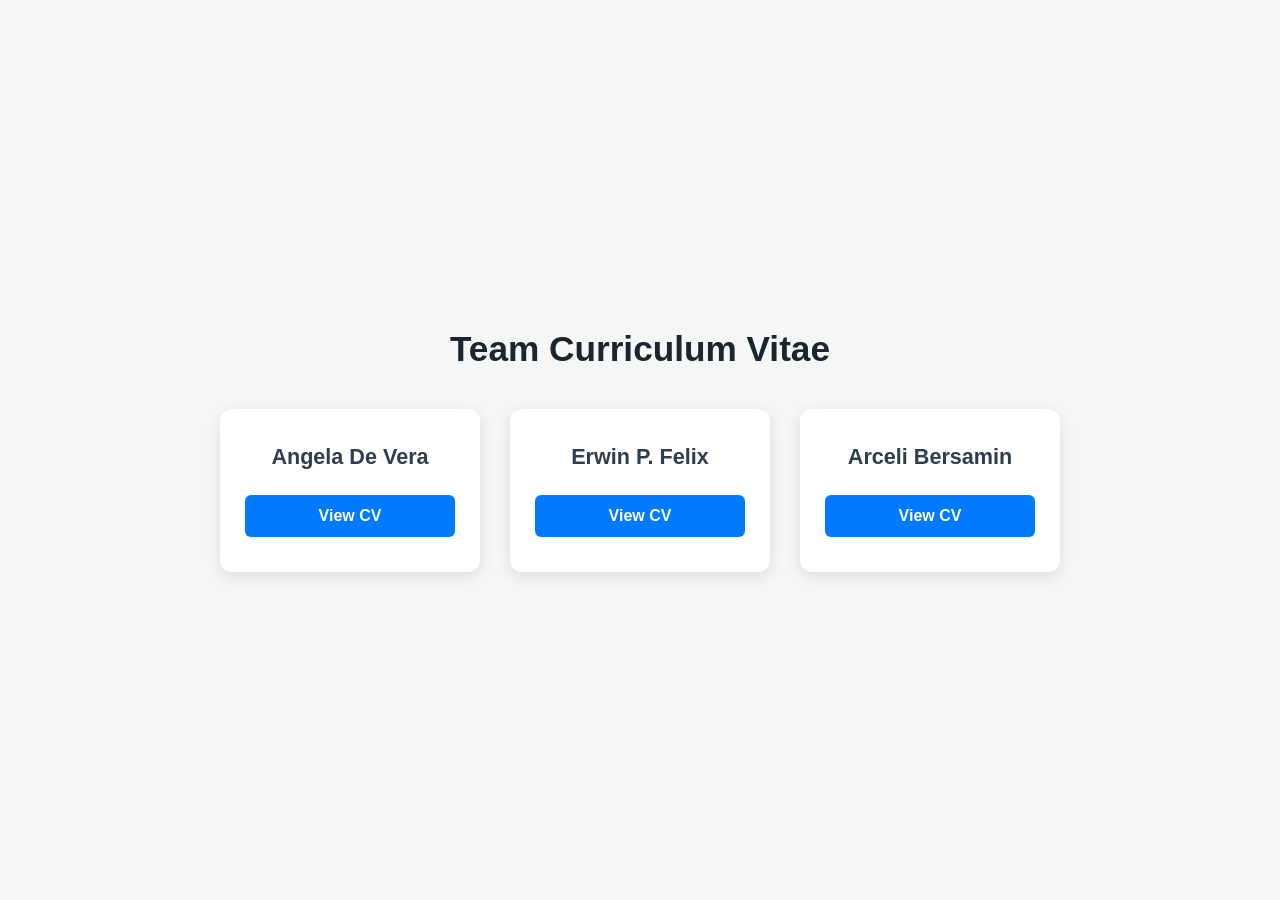
<file: index.html>
<!DOCTYPE html>
<html lang="en">
<head>
    <meta charset="UTF-8">
    <meta name="viewport" content="width=device-width, initial-scale=1.0">
    <title>Team Curriculum Vitae</title>
    <link rel="stylesheet" href="styles.css">
</head>
<body>

    <main class="container">
        <h1 class="page-title">Team Curriculum Vitae</h1>
        
        <div class="card-grid">
            

            <article class="cv-card">
                <h2>Angela De Vera</h2>
                <a href="./devera.html" class="cv-button">View CV</a>
            </article>
            
             <article class="cv-card">
                <h2>Erwin P. Felix</h2>
                <a href="./erwin.html" class="cv-button">View CV</a>
                </article>
            
            <article class="cv-card">
                <h2>Arceli Bersamin</h2>
                <a href="./bersamin.html" class="cv-button">View CV</a>
            </article>

        </div>
    </main>

</body>
</html>
</file>
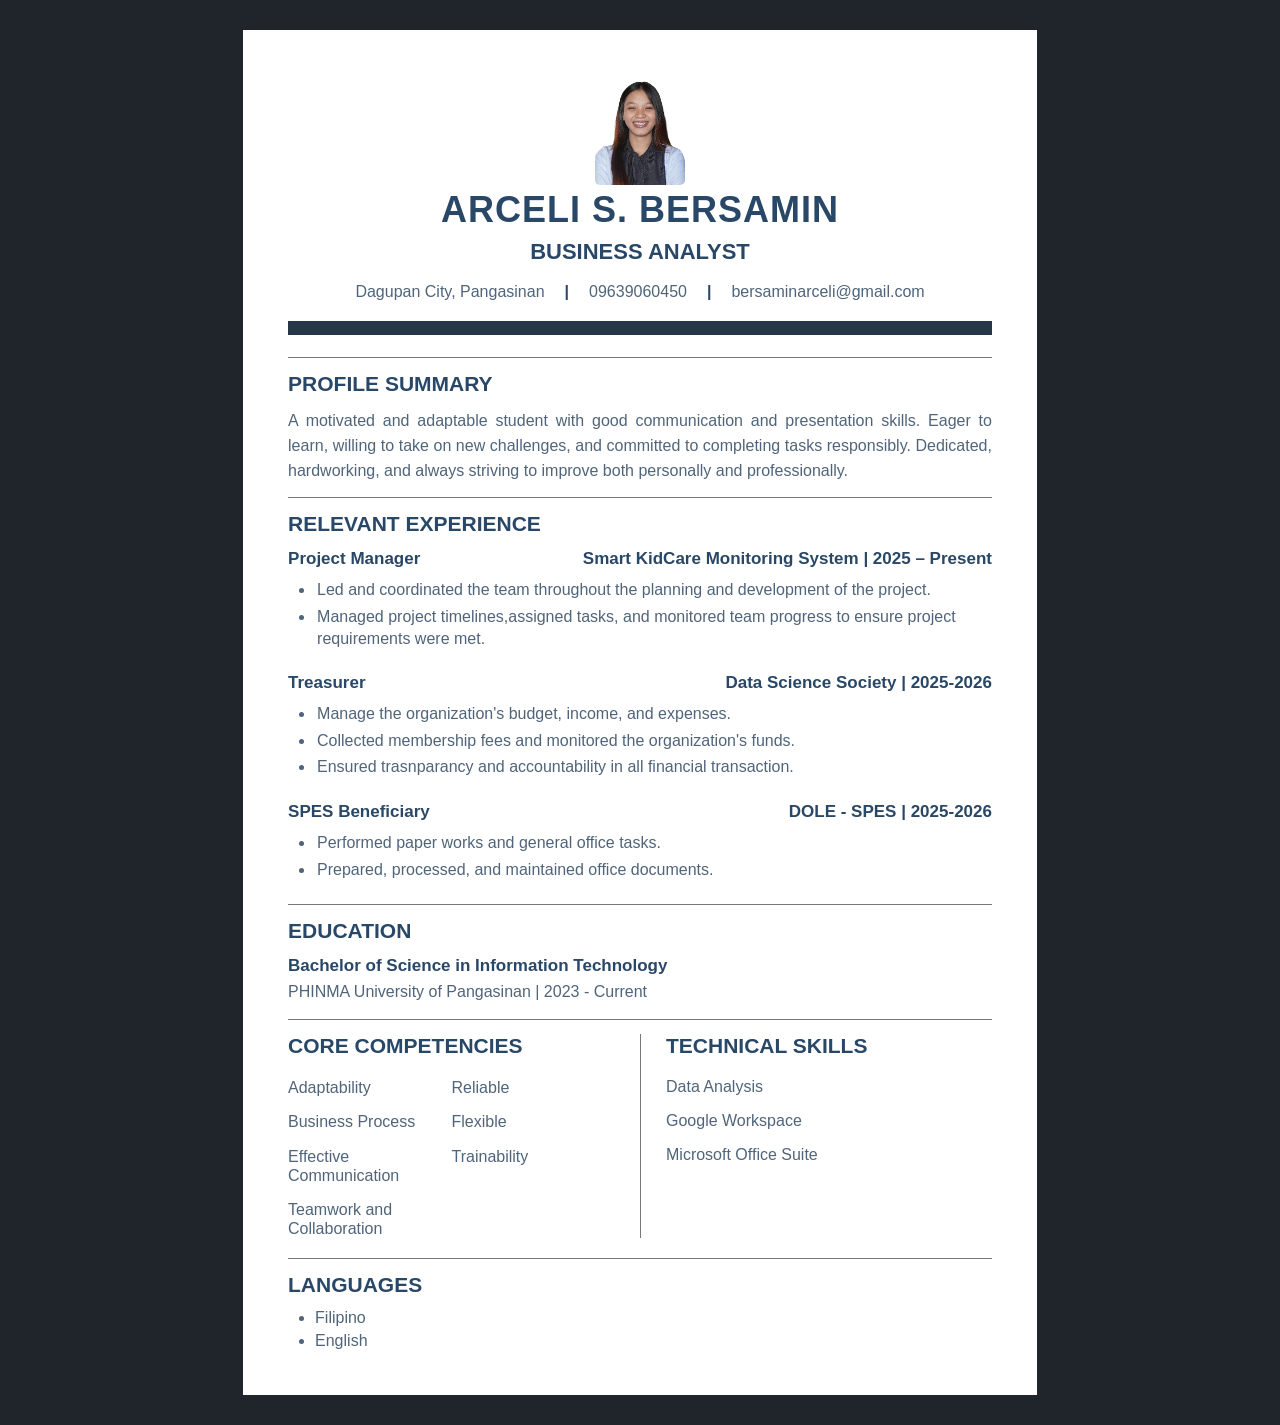
<file: bersamin.html>
<!DOCTYPE html>
<html lang="en">
<head>
    <meta charset="UTF-8">
    <meta name="viewport" content="width=device-width, initial-scale=1.0">

    <title>Arceli S. Bersamin - Curriculum Vitae</title>

    <style>


        * {
            box-sizing: border-box;
        }

        body {
            margin: 0;
            padding: 30px;
            background-color: #20252b;
            font-family: Arial, Helvetica, sans-serif;
            color: #30465e;
        }

        .cv {
            width: 8.27in;
            min-height: 11.69in;
            margin: 0 auto;
            padding: 45px 45px 40px 45px;
            background-color: white;
        }


        .header {
            text-align: center;
        }
         .profile-photo {
            width: 90px;
            height: 110px;
            object-fit:cover;
            border-radius: 5px;
        }

        .name {
            margin: 0;
            font-size: 36px;
            font-weight: 800;
            letter-spacing: 1px;
            color: #294766;
        }

        .name {
            margin: 0;
            font-size: 36px;
            font-weight: 800;
            letter-spacing: 1px;
            color: #294766;
        }

        .job-title {
            margin: 8px 0 18px 0;
            font-size: 22px;
            font-weight: bold;
            color: #294766;
        }

        .contact {
            display: flex;
            justify-content: center;
            align-items: center;
            gap: 20px;
            font-size: 16px;
            color: #50647a;
        }

        .contact .divider {
            font-weight: bold;
            color: #294766;
        }



        .header-line {
            height: 14px;
            background-color: #263847;
            margin-top: 20px;
            margin-bottom: 22px;
        }



        .section {
            border-top: 1px solid #777;
            padding-top: 14px;
            margin-top: 14px;
        }

        .section-title {
            margin: 0 0 13px 0;
            font-size: 21px;
            font-weight: 800;
            color: #294766;
        }


        .profile-text {
            margin: 0;
            font-size: 16px;
            line-height: 1.55;
            text-align: justify;
            color: #50647a;
        }



        .experience {
            margin-bottom: 24px;
        }

        .experience-header {
            display: flex;
            justify-content: space-between;
            align-items: baseline;
            margin-bottom: 10px;
        }

        .position {
            font-size: 17px;
            font-weight: bold;
            color: #294766;
        }

        .company {
            font-size: 17px;
            font-weight: bold;
            color: #294766;
            text-align: right;
        }

        .experience ul {
            margin: 0;
            padding-left: 27px;
        }

        .experience li {
            margin-bottom: 5px;
            padding-left: 2px;
            font-size: 16px;
            line-height: 1.35;
            color: #50647a;
        }



        .education-title {
            margin-bottom: 7px;
            font-size: 17px;
            font-weight: bold;
            color: #294766;
        }

        .education-details {
            font-size: 16px;
            color: #50647a;
        }



        .two-columns {
            display: grid;
            grid-template-columns: 1fr 1fr;
            margin-top: 18px;
            padding-top: 14px;
            border-top: 1px solid #777;
        }

        .column {
            padding-right: 25px;
        }

        .column + .column {
            padding-left: 25px;
            padding-right: 0;
            border-left: 1px solid #777;
        }

        .column-title {
            margin: 0 0 20px 0;
            font-size: 21px;
            font-weight: 800;
            color: #294766;
        }



        .competencies {
            display: grid;
            grid-template-columns: 1fr 1fr;
            row-gap: 15px;
            font-size: 16px;
            color: #50647a;
        }

        .competencies div {
            line-height: 1.2;
        }



        .technical-skills {
            display: flex;
            flex-direction: column;
            gap: 16px;
            font-size: 16px;
            color: #50647a;
        }



        .languages {
            margin-top: 20px;
            padding-top: 14px;
            border-top: 1px solid #777;
        }

        .languages-title {
            margin: 0 0 12px 0;
            font-size: 21px;
            font-weight: 800;
            color: #294766;
        }

        .languages ul {
            margin: 0;
            padding-left: 27px;
        }

        .languages li {
            margin-bottom: 5px;
            font-size: 16px;
            color: #50647a;
        }



        @media print {

            body {
                margin: 0;
                padding: 0;
                background-color: white;
            }

            .cv {
                width: 8.27in;
                min-height: 11.69in;
                margin: 0;
                padding: 45px 45px 40px 45px;
                box-shadow: none;
            }

            @page {
                size: A4;
                margin: 0;
            }
        }



        @media screen and (max-width: 800px) {

            body {
                padding: 10px;
            }

            .cv {
                width: 100%;
                min-height: auto;
                padding: 30px 25px;
            }

            .name {
                font-size: 28px;
            }

            .job-title {
                font-size: 18px;
            }

            .contact {
                flex-direction: column;
                gap: 5px;
            }

            .contact .divider {
                display: none;
            }

            .experience-header {
                flex-direction: column;
                gap: 5px;
            }

            .company {
                text-align: left;
            }

            .two-columns {
                grid-template-columns: 1fr;
            }

            .column {
                padding-right: 0;
            }

            .column + .column {
                margin-top: 25px;
                padding-top: 20px;
                padding-left: 0;
                border-left: none;
                border-top: 1px solid #777;
            }
        }

    </style>
</head>


<body>


    <div class="cv">

        <header class="header">

            <img
                src="cv photo.png"
                alt="Arceli S. Bersamin"
                class="profile-photo"
            >
            
            <h1 class="name">
                ARCELI S. BERSAMIN
            </h1>

            <h2 class="job-title">
                BUSINESS ANALYST
            </h2>

            <div class="contact">

                <span>
                    Dagupan City, Pangasinan
                </span>

                <span class="divider">
                    |
                </span>

                <span>
                    09639060450
                </span>

                <span class="divider">
                    |
                </span>

                <span>
                    bersaminarceli@gmail.com
                </span>

            </div>

        </header>


        <!-- THICK DARK LINE -->

        <div class="header-line"></div>



        <section class="section">

            <h2 class="section-title">
                PROFILE SUMMARY
            </h2>

            <p class="profile-text">
                A motivated and adaptable student with good communication and
                presentation skills. Eager to learn, willing to take on new
                challenges, and committed to completing tasks responsibly.
                Dedicated, hardworking, and always striving to improve both
                personally and professionally.
            </p>

        </section>


        <section class="section">

            <h2 class="section-title">
                RELEVANT EXPERIENCE
            </h2>


            <!-- SMART KIDCARE EXPERIENCE -->

            <div class="experience">

                <div class="experience-header">

                    <span class="position">
                        Project Manager
                    </span>

                    <span class="company">
                        Smart KidCare Monitoring System | 2025 – Present
                    </span>

                </div>

                <ul>

                    <li>
                        Led and coordinated the team throughout the planning and development of the project.
                    </li>
                    

                    <li>
                        Managed project timelines,assigned tasks, and monitored team progress to ensure project requirements were met.
                    </li>

                </ul>

            </div>



            <div class="experience">

                <div class="experience-header">

                    <span class="position">
                        Treasurer
                    </span>

                    <span class="company">
                        Data Science Society | 2025-2026
                    </span>

                </div>

                <ul>

                    <li>
                        Manage the organization's budget, income, and expenses.
                
                    </li>

                    <li>
                        Collected membership fees and monitored the organization's funds.
                
                    </li>

                    <li>
                        Ensured trasnparancy and accountability in all financial transaction.
                
                    </li>

                </ul>

            </div>

            <div class="experience">
                <div class="experience-header">

                    <span class="position">
                        SPES Beneficiary 
                    </span>

                    <span class="company">
                        DOLE - SPES | 2025-2026
                    </span>
                </div>

                <ul>
                    <li>
                        Performed paper works and general office tasks.
                    </li>
                    
                    <li>
                        Prepared, processed, and maintained office documents.
                    </li>
                    
                </ul>
            </div>
            
        </section>


        <section class="section">

            <h2 class="section-title">
                EDUCATION
            </h2>

            <div class="education-title">
                Bachelor of Science in Information Technology
            </div>

            <div class="education-details">
                PHINMA University of Pangasinan | 2023 - Current
            </div>

        </section>


        <div class="two-columns">


            <!-- CORE COMPETENCIES -->

            <div class="column">

                <h2 class="column-title">
                    CORE COMPETENCIES
                </h2>

                <div class="competencies">

                    <div>
                        Adaptability
                    </div>

                    <div>
                        Reliable
                    </div>

                    <div>
                        Business Process
                    </div>

                    <div>
                        Flexible
                    </div>

                    <div>
                        Effective Communication
                    </div>

                    <div>
                        Trainability
                    </div>

                    <div>
                        Teamwork and Collaboration
                    </div>

                </div>

            </div>


            <!-- TECHNICAL SKILLS -->

            <div class="column">

                <h2 class="column-title">
                    TECHNICAL SKILLS
                </h2>

                <div class="technical-skills">

                    <div>
                        Data Analysis
                    </div>

                    <div>
                        Google Workspace
                    </div>

                    <div>
                        Microsoft Office Suite
                    </div>

                </div>

            </div>

        </div>



        <section class="languages">

            <h2 class="languages-title">
                LANGUAGES
            </h2>

            <ul>

                <li>
                    Filipino
                </li>

                <li>
                    English
                </li>

            </ul>

        </section>


    </div>

</body>
</html>
</file>
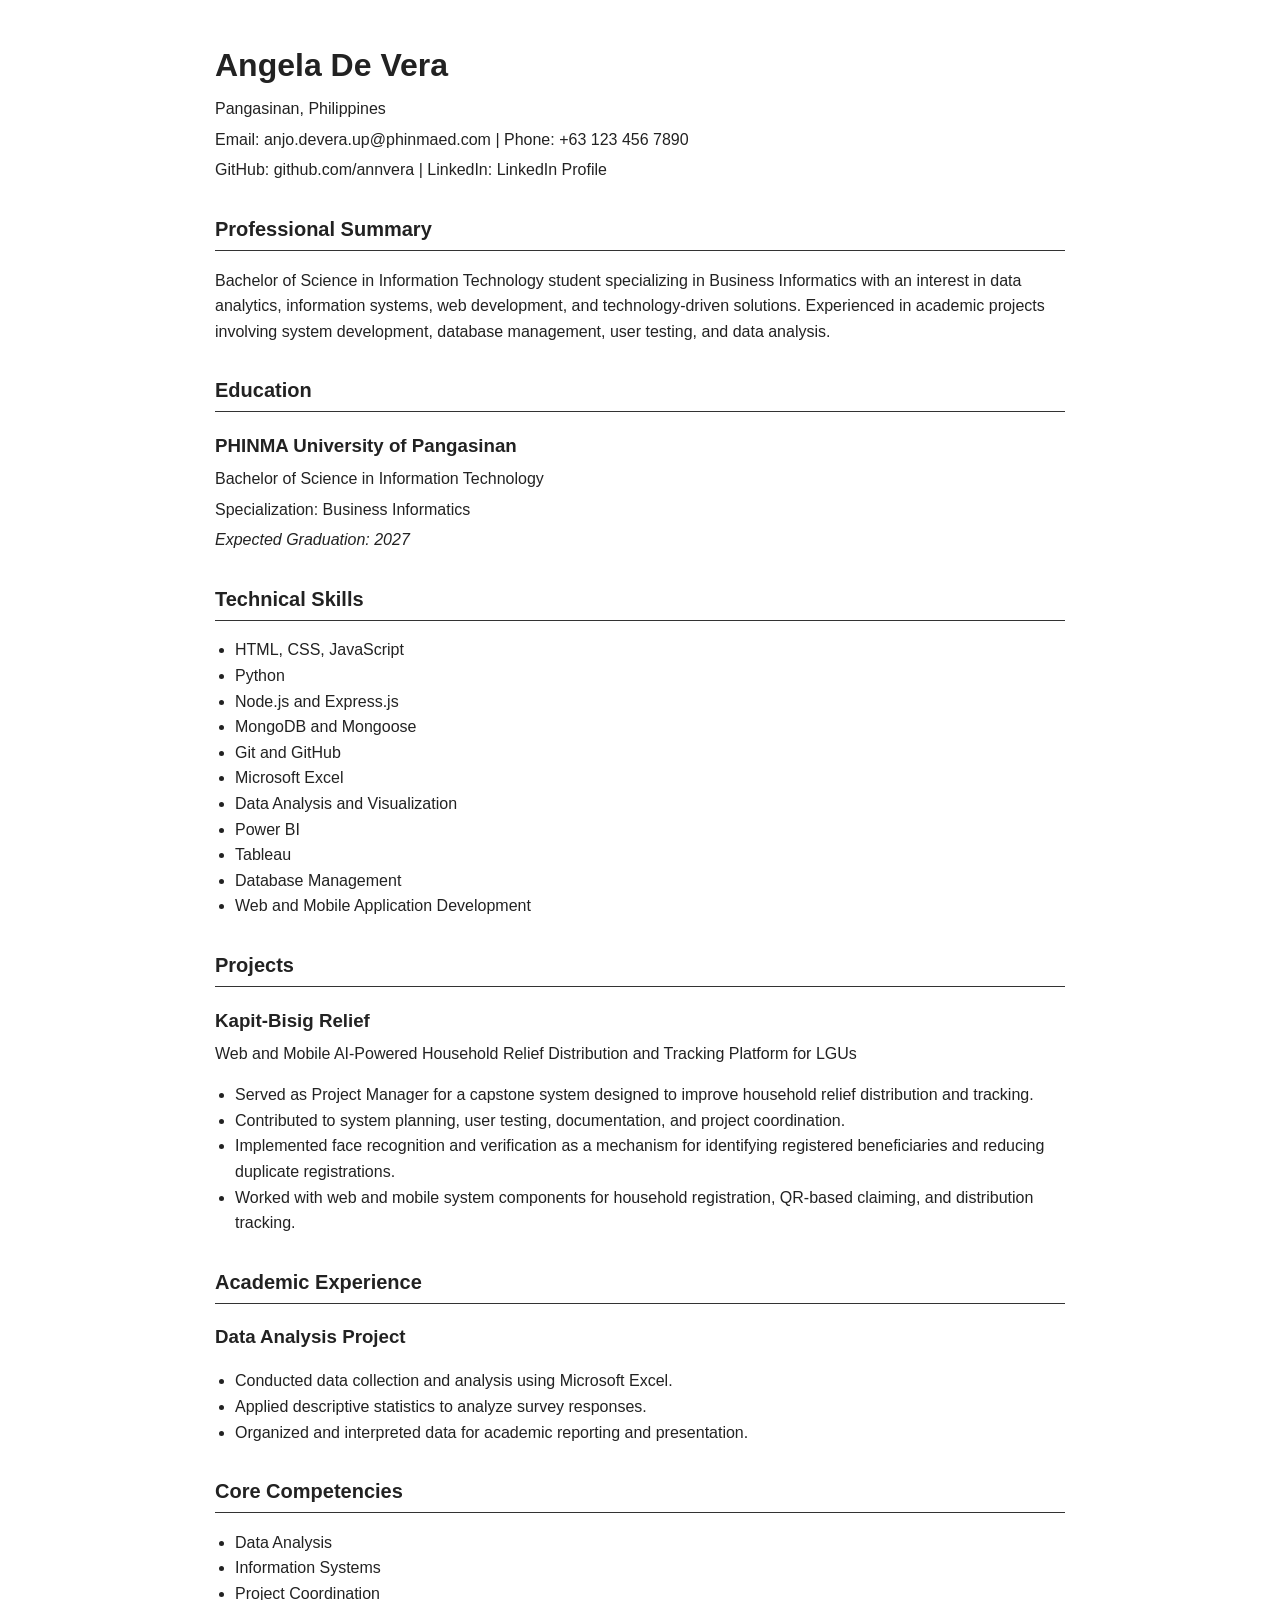
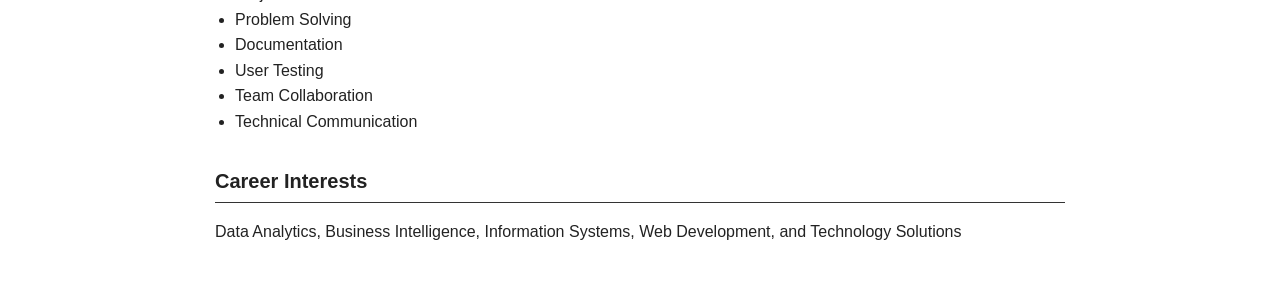
<file: devera.html>
<!DOCTYPE html>
<html lang="en">
<head>
    <meta charset="UTF-8">
    <meta name="viewport" content="width=device-width, initial-scale=1.0">

    <title>Angela Gabriele De Vera - CV</title>

    <style>
        body {
            font-family: Arial, Helvetica, sans-serif;
            line-height: 1.6;
            max-width: 850px;
            margin: 40px auto;
            padding: 0 25px;
            color: #222;
            background: #fff;
        }

        h1 {
            font-size: 32px;
            margin-bottom: 5px;
        }

        h2 {
            font-size: 20px;
            margin-top: 30px;
            padding-bottom: 5px;
            border-bottom: 1px solid #333;
        }

        h3 {
            margin-bottom: 3px;
        }

        p {
            margin: 5px 0;
        }

        ul {
            padding-left: 20px;
        }

        .contact {
            margin-bottom: 25px;
        }

        .section {
            margin-bottom: 20px;
        }

        .date {
            font-style: italic;
        }

        a {
            color: #222;
            text-decoration: none;
        }

        @media print {
            body {
                margin: 0;
                max-width: none;
            }

            a {
                color: #000;
            }
        }
    </style>
</head>

<body>

    <header>
        <h1>Angela De Vera</h1>

        <div class="contact">
            <p>Pangasinan, Philippines</p>
            <p>
                Email: anjo.devera.up@phinmaed.com |
                Phone: +63 123 456 7890
            </p>
            <p>
                GitHub:
                <a href="https://github.com/annvera">
                    github.com/annvera
                </a>
                |
                LinkedIn:
                <a href="#">
                    LinkedIn Profile
                </a>
            </p>
        </div>
    </header>

    <main>

        <section class="section">
            <h2>Professional Summary</h2>

            <p>
                Bachelor of Science in Information Technology student
                specializing in Business Informatics with an interest in
                data analytics, information systems, web development, and
                technology-driven solutions. Experienced in academic
                projects involving system development, database management,
                user testing, and data analysis.
            </p>
        </section>

        <section class="section">
            <h2>Education</h2>

            <h3>PHINMA University of Pangasinan</h3>
            <p>Bachelor of Science in Information Technology</p>
            <p>Specialization: Business Informatics</p>
            <p class="date">Expected Graduation: 2027</p>
        </section>

        <section class="section">
            <h2>Technical Skills</h2>

            <ul>
                <li>HTML, CSS, JavaScript</li>
                <li>Python</li>
                <li>Node.js and Express.js</li>
                <li>MongoDB and Mongoose</li>
                <li>Git and GitHub</li>
                <li>Microsoft Excel</li>
                <li>Data Analysis and Visualization</li>
                <li>Power BI</li>
                <li>Tableau</li>
                <li>Database Management</li>
                <li>Web and Mobile Application Development</li>
            </ul>
        </section>

        <section class="section">
            <h2>Projects</h2>

            <h3>Kapit-Bisig Relief</h3>

            <p>
                Web and Mobile AI-Powered Household Relief Distribution
                and Tracking Platform for LGUs
            </p>

            <ul>
                <li>
                    Served as Project Manager for a capstone system designed
                    to improve household relief distribution and tracking.
                </li>

                <li>
                    Contributed to system planning, user testing,
                    documentation, and project coordination.
                </li>

                <li>
                    Implemented face recognition and verification as a
                    mechanism for identifying registered beneficiaries and
                    reducing duplicate registrations.
                </li>

                <li>
                    Worked with web and mobile system components for
                    household registration, QR-based claiming, and
                    distribution tracking.
                </li>
            </ul>
        </section>

        <section class="section">
            <h2>Academic Experience</h2>

            <h3>Data Analysis Project</h3>

            <ul>
                <li>
                    Conducted data collection and analysis using Microsoft
                    Excel.
                </li>

                <li>
                    Applied descriptive statistics to analyze survey
                    responses.
                </li>

                <li>
                    Organized and interpreted data for academic reporting
                    and presentation.
                </li>
            </ul>
        </section>

        <section class="section">
            <h2>Core Competencies</h2>

            <ul>
                <li>Data Analysis</li>
                <li>Information Systems</li>
                <li>Project Coordination</li>
                <li>Problem Solving</li>
                <li>Documentation</li>
                <li>User Testing</li>
                <li>Team Collaboration</li>
                <li>Technical Communication</li>
            </ul>
        </section>

        <section class="section">
            <h2>Career Interests</h2>

            <p>
                Data Analytics, Business Intelligence, Information Systems,
                Web Development, and Technology Solutions
            </p>
        </section>

    </main>

</body>
</html>
</file>
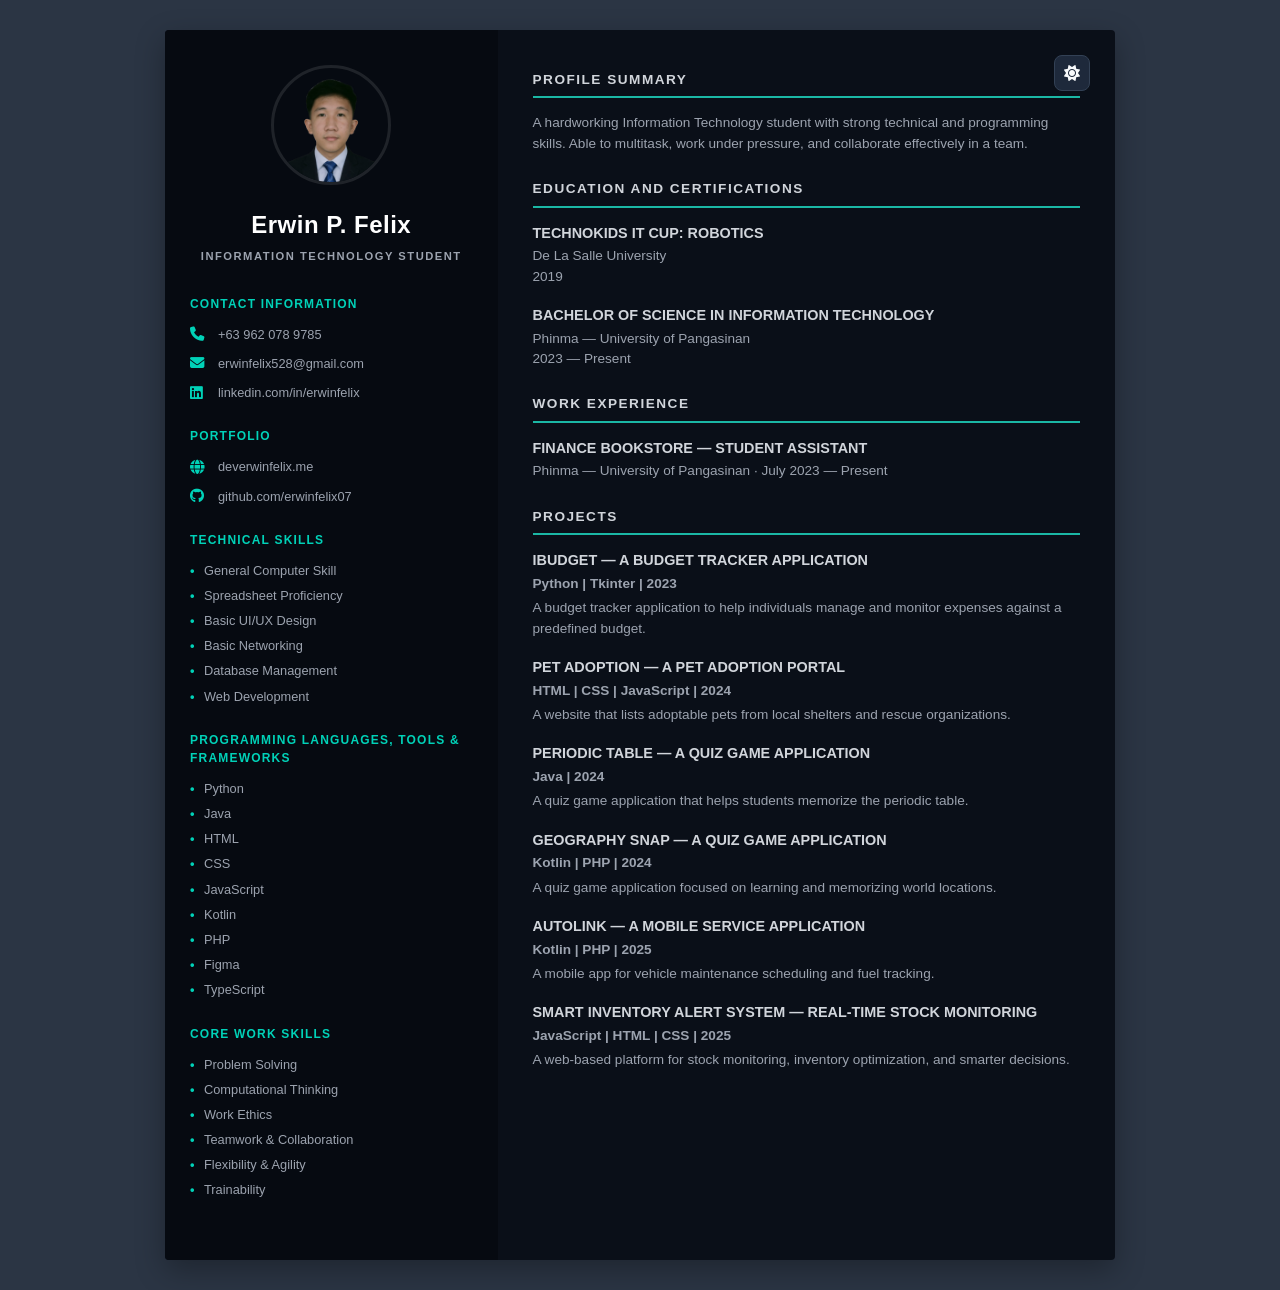
<file: erwin.html>
<!DOCTYPE html>
<html lang="en">
<head>
    <meta charset="UTF-8">
    <meta name="viewport" content="width=device-width, initial-scale=1.0">
    <title>Erwin P. Felix - Resume</title>
    <!-- Link to external CSS stylesheet -->
    <link rel="stylesheet" href="erwin.css">
    <!-- Font Awesome Icons for sidebar contacts & mode toggle -->
    <link rel="stylesheet" href="https://cdnjs.cloudflare.com/ajax/libs/font-awesome/6.4.0/css/all.min.css">
</head>
<body class="dark-theme"> <!-- Default set to dark theme; remove class for light mode -->

    <div class="resume-wrapper">
        
        <!-- LEFT SIDEBAR -->
        <aside class="sidebar">
            <div class="profile-section">
                <!-- Replace 'profile.jpg' with your actual image file path -->
                <img src="erwin1.png" alt="Erwin P. Felix" class="profile-img">
                <h1 class="name">Erwin P. Felix</h1>
                <p class="tagline">INFORMATION TECHNOLOGY STUDENT</p>
            </div>

            <!-- CONTACT INFORMATION -->
            <div class="sidebar-block">
                <h2 class="sidebar-title">CONTACT INFORMATION</h2>
                <ul class="contact-list">
                    <li><i class="fas fa-phone"></i> <span>+63 962 078 9785</span></li>
                    <li><i class="fas fa-envelope"></i> <a href="mailto:erwinfelix528@gmail.com">erwinfelix528@gmail.com</a></li>
                    <li><i class="fab fa-linkedin"></i> <a href="https://linkedin.com/in/erwinfelix" target="_blank">linkedin.com/in/erwinfelix</a></li>
                </ul>
            </div>

            <!-- PORTFOLIO -->
            <div class="sidebar-block">
                <h2 class="sidebar-title">PORTFOLIO</h2>
                <ul class="contact-list">
                    <li><i class="fas fa-globe"></i> <a href="https://deverwinfelix.me" target="_blank">deverwinfelix.me</a></li>
                    <li><i class="fab fa-github"></i> <a href="https://github.com/erwinfelix07" target="_blank">github.com/erwinfelix07</a></li>
                </ul>
            </div>

            <!-- TECHNICAL SKILLS -->
            <div class="sidebar-block">
                <h2 class="sidebar-title">TECHNICAL SKILLS</h2>
                <ul class="skill-list">
                    <li>General Computer Skill</li>
                    <li>Spreadsheet Proficiency</li>
                    <li>Basic UI/UX Design</li>
                    <li>Basic Networking</li>
                    <li>Database Management</li>
                    <li>Web Development</li>
                </ul>
            </div>

            <!-- PROGRAMMING LANGUAGES & TOOLS -->
            <div class="sidebar-block">
                <h2 class="sidebar-title">PROGRAMMING LANGUAGES, TOOLS & FRAMEWORKS</h2>
                <ul class="skill-list">
                    <li>Python</li>
                    <li>Java</li>
                    <li>HTML</li>
                    <li>CSS</li>
                    <li>JavaScript</li>
                    <li>Kotlin</li>
                    <li>PHP</li>
                    <li>Figma</li>
                    <li>TypeScript</li>
                </ul>
            </div>

            <!-- CORE WORK SKILLS -->
            <div class="sidebar-block">
                <h2 class="sidebar-title">CORE WORK SKILLS</h2>
                <ul class="skill-list">
                    <li>Problem Solving</li>
                    <li>Computational Thinking</li>
                    <li>Work Ethics</li>
                    <li>Teamwork & Collaboration</li>
                    <li>Flexibility & Agility</li>
                    <li>Trainability</li>
                </ul>
            </div>
        </aside>

        <!-- MAIN CONTENT AREA -->
        <main class="main-content">
            
            <!-- Dark/Light Theme Toggle Button -->
            <button id="theme-toggle" class="theme-btn" aria-label="Toggle Theme">
                <i class="fas fa-sun" id="theme-icon"></i>
            </button>

            <!-- PROFILE SUMMARY -->
            <section class="section">
                <h2 class="section-title">PROFILE SUMMARY</h2>
                <p>A hardworking Information Technology student with strong technical and programming skills. Able to multitask, work under pressure, and collaborate effectively in a team.</p>
            </section>

            <!-- EDUCATION AND CERTIFICATIONS -->
            <section class="section">
                <h2 class="section-title">EDUCATION AND CERTIFICATIONS</h2>
                
                <div class="timeline-item">
                    <h3 class="item-title">TECHNOKIDS IT CUP: ROBOTICS</h3>
                    <p class="institution">De La Salle University</p>
                    <p class="date">2019</p>
                </div>

                <div class="timeline-item">
                    <h3 class="item-title">BACHELOR OF SCIENCE IN INFORMATION TECHNOLOGY</h3>
                    <p class="institution">Phinma — University of Pangasinan</p>
                    <p class="date">2023 — Present</p>
                </div>
            </section>

            <!-- WORK EXPERIENCE -->
            <section class="section">
                <h2 class="section-title">WORK EXPERIENCE</h2>
                
                <div class="timeline-item">
                    <h3 class="item-title">FINANCE BOOKSTORE — STUDENT ASSISTANT</h3>
                    <p class="institution">Phinma — University of Pangasinan · July 2023 — Present</p>
                </div>
            </section>

            <!-- PROJECTS -->
            <section class="section">
                <h2 class="section-title">PROJECTS</h2>

                <div class="project-item">
                    <h3 class="item-title">IBUDGET — A BUDGET TRACKER APPLICATION</h3>
                    <p class="tech-stack">Python | Tkinter | 2023</p>
                    <p>A budget tracker application to help individuals manage and monitor expenses against a predefined budget.</p>
                </div>

                <div class="project-item">
                    <h3 class="item-title">PET ADOPTION — A PET ADOPTION PORTAL</h3>
                    <p class="tech-stack">HTML | CSS | JavaScript | 2024</p>
                    <p>A website that lists adoptable pets from local shelters and rescue organizations.</p>
                </div>

                <div class="project-item">
                    <h3 class="item-title">PERIODIC TABLE — A QUIZ GAME APPLICATION</h3>
                    <p class="tech-stack">Java | 2024</p>
                    <p>A quiz game application that helps students memorize the periodic table.</p>
                </div>

                <div class="project-item">
                    <h3 class="item-title">GEOGRAPHY SNAP — A QUIZ GAME APPLICATION</h3>
                    <p class="tech-stack">Kotlin | PHP | 2024</p>
                    <p>A quiz game application focused on learning and memorizing world locations.</p>
                </div>

                <div class="project-item">
                    <h3 class="item-title">AUTOLINK — A MOBILE SERVICE APPLICATION</h3>
                    <p class="tech-stack">Kotlin | PHP | 2025</p>
                    <p>A mobile app for vehicle maintenance scheduling and fuel tracking.</p>
                </div>

                <div class="project-item">
                    <h3 class="item-title">SMART INVENTORY ALERT SYSTEM — REAL-TIME STOCK MONITORING</h3>
                    <p class="tech-stack">JavaScript | HTML | CSS | 2025</p>
                    <p>A web-based platform for stock monitoring, inventory optimization, and smarter decisions.</p>
                </div>
            </section>
        </main>
    </div>

    <!-- JavaScript to toggle Light/Dark Mode -->
    <script>
        const themeToggleBtn = document.getElementById('theme-toggle');
        const themeIcon = document.getElementById('theme-icon');

        themeToggleBtn.addEventListener('click', () => {
            document.body.classList.toggle('dark-theme');
            
            // Toggle icon between sun and moon
            if (document.body.classList.contains('dark-theme')) {
                themeIcon.className = 'fas fa-sun';
            } else {
                themeIcon.className = 'fas fa-moon';
            }
        });
    </script>
</body>
</html>
</file>
<file: styles.css>
/* Reset basic styles */
* {
    box-sizing: border-box;
    margin: 0;
    padding: 0;
}

body {
    font-family: 'Segoe UI', Tahoma, Geneva, Verdana, sans-serif;
    background-color: #f4f7f6;
    color: #333;
    display: flex;
    justify-content: center;
    align-items: center;
    min-height: 100vh;
    padding: 20px;
}

/* Main Container Centering */
.container {
    max-width: 1000px;
    width: 100%;
    text-align: center;
}

.page-title {
    margin-bottom: 40px;
    color: #1a252f;
    font-size: 2.2rem;
}

/* Card Grid Layout */
.card-grid {
    display: flex;
    flex-wrap: wrap;
    justify-content: center;
    gap: 30px;
}

/* Single CV Card Styling */
.cv-card {
    background-color: #ffffff;
    border-radius: 12px;
    box-shadow: 0 4px 15px rgba(0, 0, 0, 0.1);
    padding: 35px 25px;
    width: 260px;
    display: flex;
    flex-direction: column;
    align-items: center;
    justify-content: space-between;
    transition: transform 0.3s ease, box-shadow 0.3s ease;
}

/* Hover effect on card */
.cv-card:hover {
    transform: translateY(-5px);
    box-shadow: 0 8px 25px rgba(0, 0, 0, 0.15);
}

/* Centered Name Styling */
.cv-card h2 {
    font-size: 1.35rem;
    color: #2c3e50;
    text-align: center;
    margin-bottom: 25px;
    word-break: break-word;
}

/* Hyperlink / Button Style */
.cv-button {
    display: inline-block;
    width: 100%;
    padding: 12px 0;
    background-color: #007bff;
    color: #ffffff;
    text-decoration: none;
    font-weight: bold;
    text-align: center;
    border-radius: 6px;
    transition: background-color 0.2s ease;
}

.cv-button:hover {
    background-color: #0056b3;
}
</file>
<file: erwin.css>
/* CSS Variables for Light Mode (Default) */
:root {
    --bg-main: #ffffff;
    --bg-sidebar: #131d2a;
    --text-primary: #333333;
    --text-secondary: #666666;
    --text-sidebar: #ffffff;
    --text-sidebar-sub: #a0aec0;
    --accent-teal: #1bb7a5;
    --accent-blue: #00bcd4;
    --border-color: #1bb7a5;
    --item-subtext: #718096;
    --btn-bg: #f0f4f8;
    --btn-border: #d0d7de;
    --btn-color: #131d2a;
}

/* CSS Variables for Dark Mode Override */
body.dark-theme {
    --bg-main: #0a0f18;
    --bg-sidebar: #060a11;
    --text-primary: #d1d5db;
    --text-secondary: #9ca3af;
    --text-sidebar: #ffffff;
    --text-sidebar-sub: #9ca3af;
    --accent-teal: #00d2b8;
    --accent-blue: #00e5ff;
    --border-color: #1bb7a5;
    --item-subtext: #8899a6;
    --btn-bg: #1e293b;
    --btn-border: #334155;
    --btn-color: #f8fafc;
}

/* Base Styles */
* {
    box-sizing: border-box;
    margin: 0;
    padding: 0;
}

body {
    font-family: 'Segoe UI', -apple-system, BlinkMacSystemFont, Roboto, sans-serif;
    background-color: #2b3544; /* Outer background outside resume paper */
    display: flex;
    justify-content: center;
    padding: 30px 15px;
    line-height: 1.5;
}

/* Layout Wrapper */
.resume-wrapper {
    display: flex;
    max-width: 950px;
    width: 100%;
    background-color: var(--bg-main);
    box-shadow: 0 10px 30px rgba(0, 0, 0, 0.3);
    border-radius: 4px;
    overflow: hidden;
    transition: background-color 0.3s ease;
}

/* Left Sidebar Styles */
.sidebar {
    width: 35%;
    background-color: var(--bg-sidebar);
    color: var(--text-sidebar);
    padding: 35px 25px;
    transition: background-color 0.3s ease;
}

.profile-section {
    text-align: center;
    margin-bottom: 30px;
}

.profile-img {
    width: 120px;
    height: 120px;
    border-radius: 50%;
    object-fit: cover;
    border: 3px solid rgba(255, 255, 255, 0.1);
    margin-bottom: 15px;
}

.name {
    font-size: 1.5rem;
    font-weight: 800;
    letter-spacing: 0.5px;
}

.tagline {
    font-size: 0.7rem;
    color: var(--text-sidebar-sub);
    letter-spacing: 1.5px;
    margin-top: 5px;
    font-weight: 600;
}

.sidebar-block {
    margin-bottom: 25px;
}

.sidebar-title {
    font-size: 0.75rem;
    color: var(--accent-teal);
    letter-spacing: 1.2px;
    margin-bottom: 12px;
    font-weight: 700;
}

.contact-list, .skill-list {
    list-style: none;
}

.contact-list li {
    display: flex;
    align-items: center;
    font-size: 0.8rem;
    margin-bottom: 10px;
    color: var(--text-sidebar-sub);
    word-break: break-all;
}

.contact-list i {
    color: var(--accent-teal);
    width: 20px;
    font-size: 0.9rem;
    margin-right: 8px;
}

.contact-list a {
    color: var(--text-sidebar-sub);
    text-decoration: none;
    transition: color 0.2s;
}

.contact-list a:hover {
    color: var(--accent-teal);
}

.skill-list li {
    font-size: 0.8rem;
    margin-bottom: 6px;
    color: var(--text-sidebar-sub);
    position: relative;
    padding-left: 14px;
}

.skill-list li::before {
    content: "•";
    color: var(--accent-teal);
    font-weight: bold;
    position: absolute;
    left: 0;
}

/* Main Content Styles */
.main-content {
    width: 65%;
    padding: 40px 35px;
    position: relative;
    color: var(--text-primary);
    transition: color 0.3s ease;
}

/* Theme Button */
.theme-btn {
    position: absolute;
    top: 25px;
    right: 25px;
    background-color: var(--btn-bg);
    border: 1px solid var(--btn-border);
    color: var(--btn-color);
    width: 36px;
    height: 36px;
    border-radius: 8px;
    cursor: pointer;
    display: flex;
    align-items: center;
    justify-content: center;
    font-size: 1rem;
    transition: all 0.3s ease;
}

.theme-btn:hover {
    transform: scale(1.05);
}

/* Sections & Titles */
.section {
    margin-bottom: 25px;
}

.section-title {
    font-size: 0.85rem;
    color: var(--text-primary);
    letter-spacing: 1.5px;
    font-weight: 800;
    padding-bottom: 6px;
    border-bottom: 2px solid var(--border-color);
    margin-bottom: 15px;
}

.section p {
    font-size: 0.85rem;
    color: var(--text-secondary);
}

.timeline-item, .project-item {
    margin-bottom: 18px;
}

.item-title {
    font-size: 0.9rem;
    font-weight: 800;
    color: var(--text-primary);
}

.institution {
    font-size: 0.8rem;
    color: var(--item-subtext);
    margin-top: 2px;
}

.date {
    font-size: 0.8rem;
    color: var(--item-subtext);
}

.tech-stack {
    font-size: 0.8rem;
    color: var(--accent-teal);
    font-weight: 700;
    margin: 2px 0 4px 0;
}

/* Responsive adjustments for mobile screens */
@media (max-width: 768px) {
    .resume-wrapper {
        flex-direction: column;
    }
    .sidebar, .main-content {
        width: 100%;
    }
    .theme-btn {
        top: 15px;
        right: 15px;
    }
}
</file>
